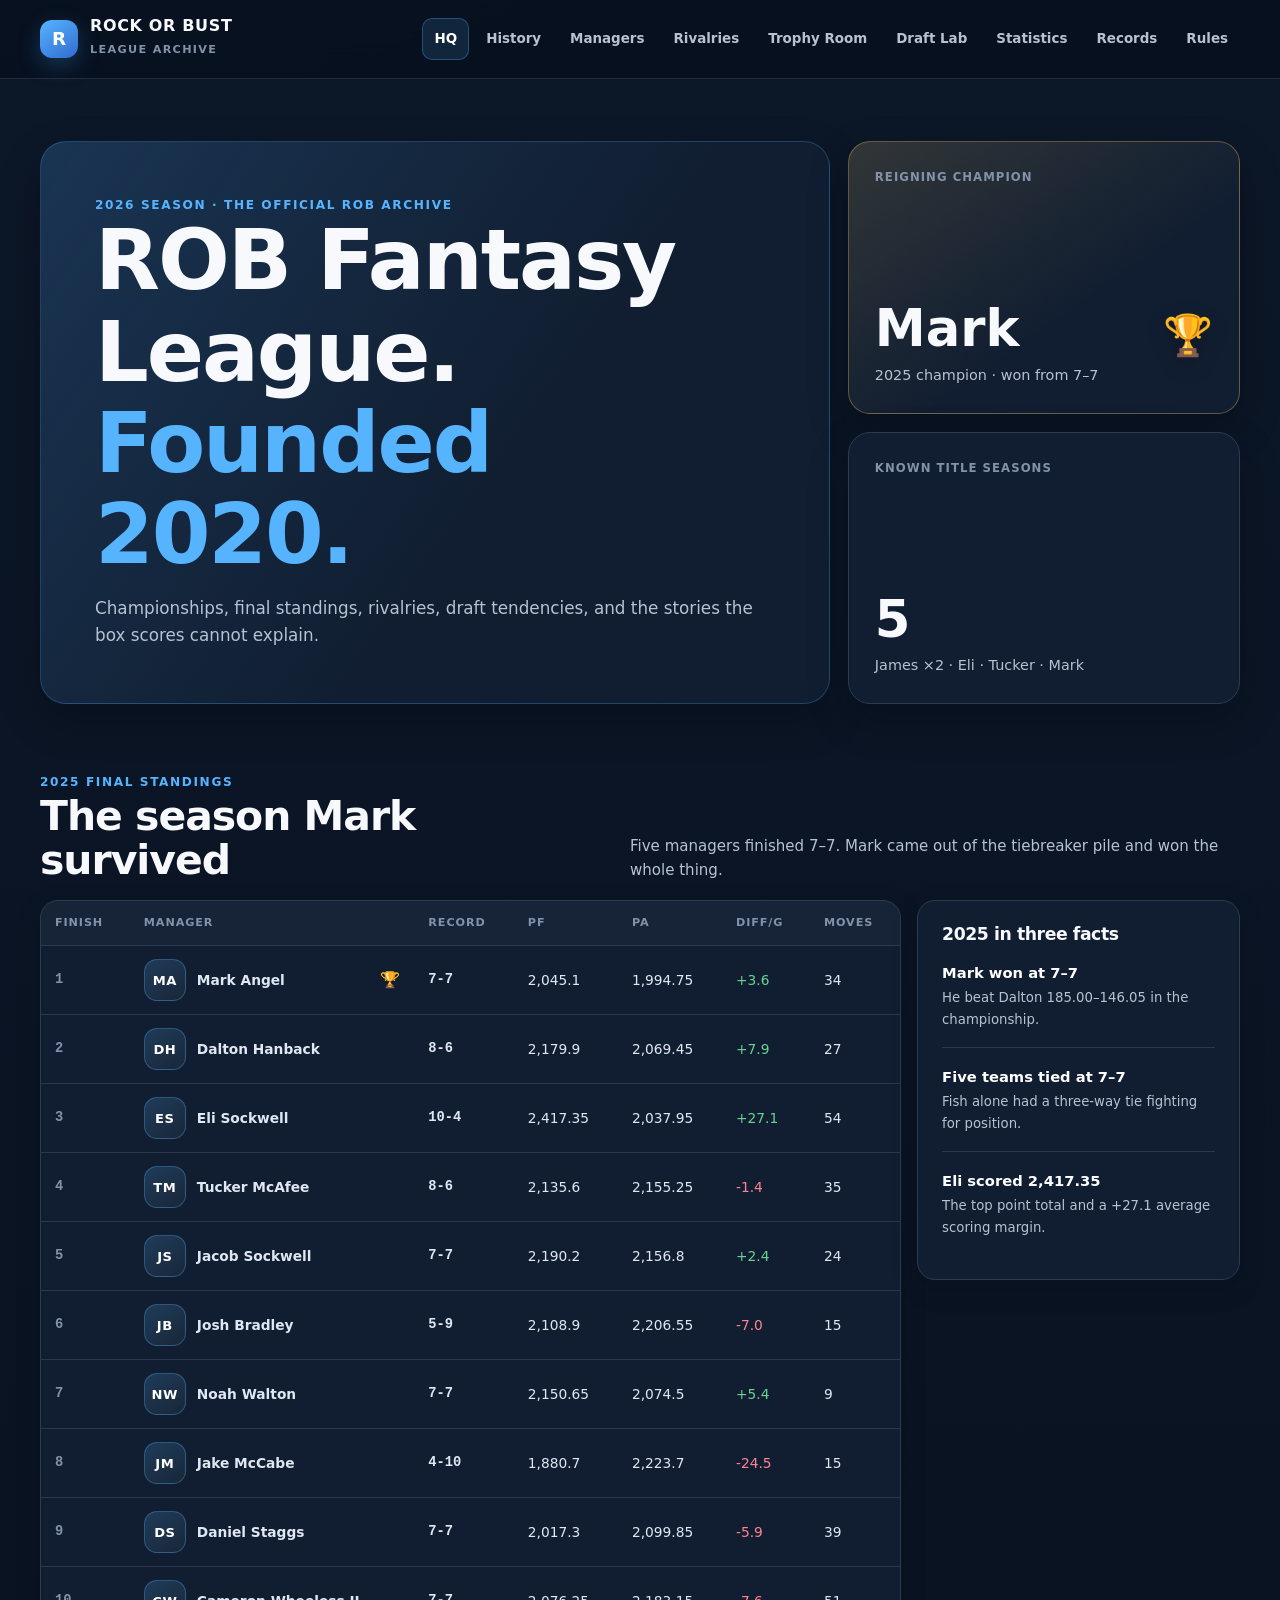
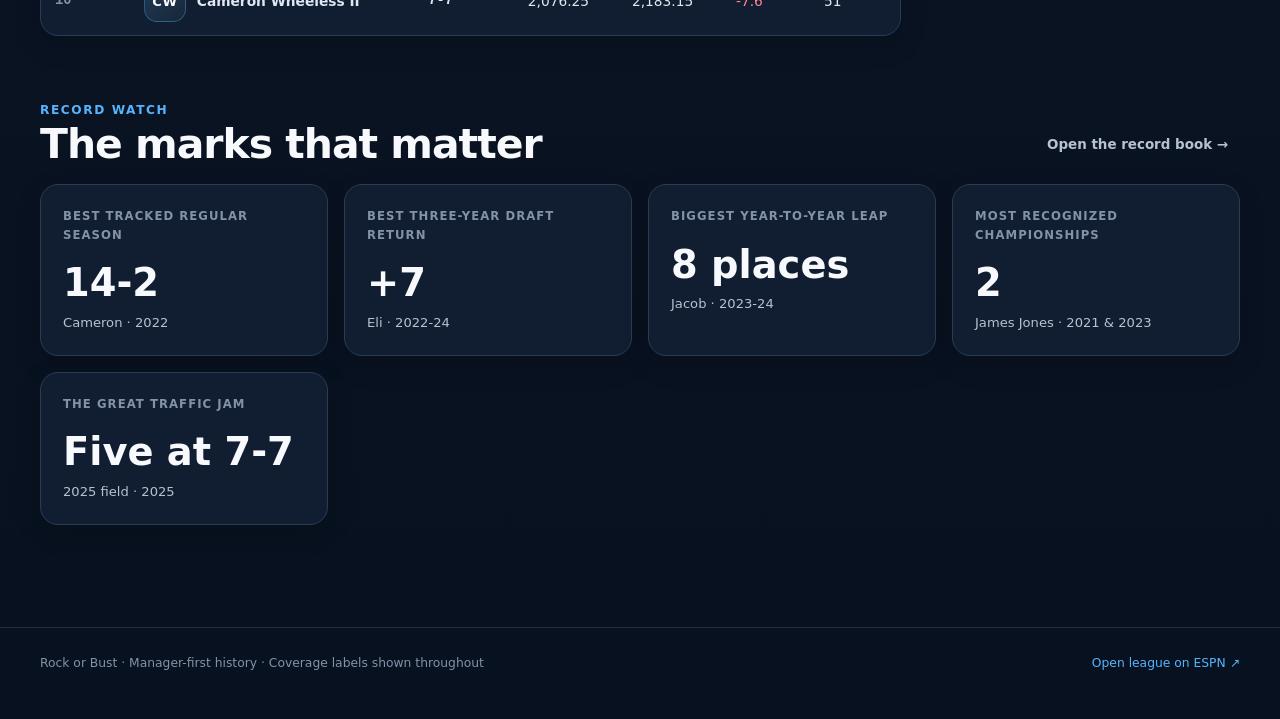
<file: docs/index.html>
<!doctype html>
<html lang="en">
<head>
  <meta charset="utf-8">
  <meta name="viewport" content="width=device-width, initial-scale=1">
  <meta name="description" content="Rock or Bust fantasy football league history, rivalries, champions, records, and draft analytics.">
  <meta name="theme-color" content="#0a0a0b">
  <title>Rock or Bust — League History</title>
  <link rel="icon" type="image/svg+xml" href="data:image/svg+xml,%3Csvg xmlns='http://www.w3.org/2000/svg' viewBox='0 0 64 64'%3E%3Crect width='64' height='64' rx='14' fill='%230a0a0b'/%3E%3Cpath d='M17 12h18c11 0 17 6 17 15 0 6-3 10-8 12l10 13H40L31 40h-2v12H17V12zm12 10v9h6c3 0 5-2 5-5s-2-4-5-4h-6z' fill='%23ef3e3e'/%3E%3C/svg%3E">
  <link rel="stylesheet" href="styles.css">
</head>
<body>
  <header class="masthead">
    <div class="shell masthead-inner">
      <a class="brand" href="#home" aria-label="Rock or Bust home">
        <span class="brand-mark" aria-hidden="true"></span>
        <span class="brand-copy"><strong>Rock or Bust</strong><small>League archive</small></span>
      </a>
      <nav class="nav" aria-label="League history">
        <button class="nav-link" data-route="home" aria-current="page">HQ</button>
        <button class="nav-link" data-route="history">History</button>
        <button class="nav-link" data-route="managers">Managers</button>
        <button class="nav-link" data-route="rivalries">Rivalries</button>
        <button class="nav-link" data-route="trophies">Trophy Room</button>
        <button class="nav-link" data-route="drafts">Draft Lab</button>
        <button class="nav-link" data-route="statistics">Statistics</button>
        <button class="nav-link" data-route="records">Records</button>
        <button class="nav-link" data-route="rules">Rules</button>
      </nav>
    </div>
  </header>

  <main class="shell" id="app" aria-live="polite">
    <div class="loading">Loading the league archive…</div>
  </main>

  <footer class="footer">
    <div class="shell footer-inner">
      <span>Rock or Bust · Manager-first history · Coverage labels shown throughout</span>
      <a href="https://fantasy.espn.com/football/league?leagueId=508419792" target="_blank" rel="noopener">Open league on ESPN ↗</a>
    </div>
  </footer>

  <script src="app.js" defer></script>
</body>
</html>
</file>
<file: docs/styles.css>
:root {
  --bg: #08111f;
  --bg-soft: #0c1728;
  --surface: #111e31;
  --surface-raised: #17263b;
  --surface-soft: #1d2d44;
  --line: #2a3c55;
  --line-soft: rgba(165, 190, 220, .16);
  --text: #f7f9fc;
  --muted: #b6c2d2;
  --muted-dim: #8292a8;
  --blue: #56b4ff;
  --blue-soft: rgba(86, 180, 255, .13);
  --gold: #f7c65b;
  --gold-soft: rgba(247, 198, 91, .14);
  --green: #68d391;
  --red: #ff8390;
  --fish: #62c8ed;
  --crabs: #ff8793;
  --radius: 18px;
  --shadow: 0 16px 42px rgba(0, 0, 0, .24);
  --max: 1200px;
}

* { box-sizing: border-box; }
html { scroll-behavior: smooth; }
body {
  margin: 0;
  min-height: 100vh;
  background:
    radial-gradient(900px 500px at 15% -10%, rgba(45, 126, 193, .22), transparent 65%),
    linear-gradient(180deg, var(--bg-soft), var(--bg));
  color: var(--text);
  font-family: Inter, ui-sans-serif, system-ui, -apple-system, BlinkMacSystemFont, "Segoe UI", sans-serif;
  font-size: 16px;
  line-height: 1.6;
}

button, select, input { font: inherit; }
button, a { -webkit-tap-highlight-color: transparent; }
a { color: inherit; }
.shell { width: min(var(--max), calc(100% - 40px)); margin: 0 auto; }

.masthead {
  position: sticky;
  top: 0;
  z-index: 20;
  border-bottom: 1px solid var(--line-soft);
  background: rgba(8, 17, 31, .92);
  backdrop-filter: blur(18px);
}

.masthead-inner {
  min-height: 78px;
  display: flex;
  align-items: center;
  gap: 28px;
}

.brand {
  display: inline-flex;
  align-items: center;
  gap: 12px;
  flex: 0 0 auto;
  text-decoration: none;
}

.brand-mark {
  width: 38px;
  height: 38px;
  border-radius: 12px;
  background: linear-gradient(145deg, var(--blue), #316bd1);
  box-shadow: 0 8px 22px rgba(55, 139, 212, .3);
  position: relative;
}

.brand-mark::after {
  content: "R";
  position: absolute;
  inset: 0;
  display: grid;
  place-items: center;
  color: #fff;
  font-size: 1.15rem;
  font-weight: 900;
}

.brand-copy strong {
  display: block;
  font-size: 1rem;
  font-weight: 900;
  letter-spacing: .04em;
  line-height: 1.05;
  text-transform: uppercase;
}

.brand-copy small {
  color: var(--muted-dim);
  font-size: .7rem;
  font-weight: 700;
  letter-spacing: .12em;
  text-transform: uppercase;
}

.nav {
  display: flex;
  gap: 5px;
  margin-left: auto;
  overflow-x: auto;
  scrollbar-width: none;
}
.nav::-webkit-scrollbar { display: none; }

.nav-link {
  border: 0;
  border-radius: 10px;
  padding: 10px 12px;
  background: transparent;
  color: var(--muted);
  cursor: pointer;
  font-size: .84rem;
  font-weight: 750;
  white-space: nowrap;
}

.nav-link:hover { color: #fff; background: rgba(255,255,255,.055); }
.nav-link[aria-current="page"] {
  color: #fff;
  background: var(--blue-soft);
  box-shadow: inset 0 0 0 1px rgba(86,180,255,.3);
}

main { min-height: 72vh; padding: 38px 0 72px; }
.view[hidden] { display: none; }

.eyebrow {
  color: var(--blue);
  font-size: .76rem;
  font-weight: 900;
  letter-spacing: .13em;
  text-transform: uppercase;
}

h1, h2, h3 {
  margin: 0;
  color: var(--text);
  font-weight: 900;
  line-height: 1.08;
  letter-spacing: -.025em;
}
h1 { max-width: 880px; font-size: clamp(2.5rem, 6.6vw, 5.7rem); }
h2 { font-size: clamp(1.75rem, 3.2vw, 2.75rem); }
h3 { font-size: 1.08rem; }
.dek { max-width: 720px; margin: 15px 0 0; color: var(--muted); font-size: 1.05rem; }

.view-head {
  display: flex;
  align-items: end;
  justify-content: space-between;
  gap: 28px;
  padding: 26px 0 34px;
}

.coverage-chip, .chip {
  display: inline-flex;
  align-items: center;
  gap: 8px;
  border: 1px solid var(--line);
  border-radius: 999px;
  padding: 8px 12px;
  background: rgba(255,255,255,.035);
  color: var(--muted);
  font-size: .74rem;
  font-weight: 800;
  text-transform: uppercase;
  white-space: nowrap;
}
.coverage-chip::before {
  content: "";
  width: 8px;
  height: 8px;
  border-radius: 50%;
  background: var(--green);
  box-shadow: 0 0 12px rgba(104,211,145,.6);
}

.hero {
  display: grid;
  grid-template-columns: 1.45fr .72fr;
  gap: 18px;
  padding: 24px 0 34px;
}

.hero-copy {
  min-height: 410px;
  display: flex;
  flex-direction: column;
  justify-content: flex-end;
  padding: clamp(28px, 5vw, 54px);
  overflow: hidden;
  border: 1px solid rgba(86,180,255,.24);
  border-radius: 26px;
  background:
    linear-gradient(125deg, rgba(54,132,202,.22), transparent 58%),
    var(--surface);
  box-shadow: var(--shadow);
}
.hero-copy h1 span { color: var(--blue); }
.hero-side { display: grid; gap: 18px; }

.stat-feature {
  min-height: 195px;
  display: flex;
  flex-direction: column;
  justify-content: space-between;
  padding: 26px;
  border: 1px solid var(--line);
  border-radius: 22px;
  background: var(--surface);
  box-shadow: var(--shadow);
}
.stat-feature strong { display: block; font-size: clamp(2.2rem, 4vw, 3.6rem); line-height: 1; }
.stat-feature p { margin: 9px 0 0; color: var(--muted); font-size: .9rem; }
.champion-feature { border-color: rgba(247,198,91,.34); background: linear-gradient(145deg, var(--gold-soft), transparent 60%), var(--surface); }
.hero-trophy { float: right; font-size: 2.5rem; filter: drop-shadow(0 7px 10px rgba(0,0,0,.2)); }

.section { padding: 30px 0; }
.section-head {
  display: flex;
  align-items: end;
  justify-content: space-between;
  gap: 24px;
  margin-bottom: 18px;
}
.section-head p { max-width: 610px; margin: 0; color: var(--muted); font-size: .94rem; }

.grid { display: grid; gap: 16px; }
.grid-4 { grid-template-columns: repeat(4, minmax(0,1fr)); }
.grid-3 { grid-template-columns: repeat(3, minmax(0,1fr)); }
.grid-2 { grid-template-columns: repeat(2, minmax(0,1fr)); }

.card {
  border: 1px solid var(--line);
  border-radius: var(--radius);
  background: var(--surface);
  box-shadow: 0 9px 28px rgba(0,0,0,.14);
}
.card-pad { padding: 24px; }
.card:hover { border-color: #3a5270; }

.metric { min-height: 145px; padding: 22px; }
.metric-label {
  display: block;
  color: var(--muted-dim);
  font-size: .73rem;
  font-weight: 900;
  letter-spacing: .09em;
  text-transform: uppercase;
}
.metric-value { display: block; margin-top: 20px; font-size: clamp(1.85rem,3vw,2.6rem); line-height: 1; }
.metric-note { display: block; margin-top: 9px; color: var(--muted); font-size: .82rem; }

.snapshot { display: grid; grid-template-columns: minmax(0,1.6fr) minmax(250px,.6fr); gap: 16px; align-items: start; }
.table-wrap { width: 100%; overflow-x: auto; -webkit-overflow-scrolling: touch; }
table { width: 100%; min-width: 700px; border-collapse: collapse; }
th {
  padding: 13px 14px;
  border-bottom: 1px solid var(--line);
  background: rgba(255,255,255,.022);
  color: var(--muted-dim);
  font-size: .7rem;
  font-weight: 900;
  letter-spacing: .08em;
  text-align: left;
  text-transform: uppercase;
}
td {
  padding: 13px 14px;
  border-bottom: 1px solid var(--line-soft);
  color: #dfe7f2;
  font-size: .86rem;
  white-space: nowrap;
}
tbody tr:last-child td { border-bottom: 0; }
tbody tr:hover { background: rgba(86,180,255,.035); }
.rank, .record { font-family: "SFMono-Regular", Consolas, ui-monospace, monospace; font-weight: 800; }
.rank { color: var(--muted-dim); }
.positive { color: var(--green); }
.negative { color: var(--red); }

.name-cell { display: flex; align-items: center; gap: 11px; min-width: 185px; }
.avatar {
  width: 42px;
  height: 42px;
  flex: 0 0 42px;
  display: inline-grid;
  place-items: center;
  border: 1px solid rgba(86,180,255,.32);
  border-radius: 13px;
  background: linear-gradient(145deg, rgba(86,180,255,.2), rgba(255,255,255,.04));
  color: #fff;
  font-size: .82rem;
  font-weight: 900;
  letter-spacing: .04em;
}
.avatar.large { width: 60px; height: 60px; flex-basis: 60px; border-radius: 18px; font-size: 1.1rem; }
.mini-trophy { margin-left: auto; font-size: 1rem; }

.division {
  display: inline-flex;
  align-items: center;
  gap: 7px;
  font-size: .76rem;
  font-weight: 850;
}
.division::before { content: ""; width: 7px; height: 7px; border-radius: 50%; background: currentColor; }
.division.fish { color: var(--fish); }
.division.crabs { color: var(--crabs); }

.story-list { list-style: none; margin: 0; padding: 0; }
.story-list li { padding: 17px 0; border-bottom: 1px solid var(--line-soft); }
.story-list li:last-child { border-bottom: 0; }
.story-list strong { display: block; color: #fff; font-size: .92rem; }
.story-list span { display: block; margin-top: 3px; color: var(--muted); font-size: .83rem; }

.timeline { display: grid; gap: 13px; }
.season-card { display: grid; grid-template-columns: 100px 1fr auto; gap: 22px; align-items: center; padding: 23px; }
.season-year { color: var(--blue); font-size: 2.05rem; font-weight: 950; letter-spacing: -.04em; }
.season-card p { margin: 8px 0 0; color: var(--muted); font-size: .88rem; }
.season-result { min-width: 155px; text-align: right; }
.season-result strong { display: block; color: var(--gold); }
.season-result span { color: var(--muted-dim); font-size: .77rem; }

.tag {
  display: inline-block;
  margin-top: 6px;
  border-radius: 6px;
  padding: 4px 8px;
  font-size: .68rem;
  font-weight: 900;
  letter-spacing: .08em;
  text-transform: uppercase;
}
.tag.verified, .tag.computed { color: var(--green); background: rgba(104,211,145,.12); }
.tag.partial, .tag.reported, .tag.reconstructed { color: var(--gold); background: var(--gold-soft); }
.tag.current { color: var(--blue); background: var(--blue-soft); }

.season-picker { display: flex; align-items: center; gap: 10px; color: var(--muted); font-size: .8rem; font-weight: 800; }
select {
  min-height: 46px;
  border: 1px solid var(--line);
  border-radius: 11px;
  background: var(--surface-raised);
  color: var(--text);
  padding: 0 13px;
}
select:focus, button:focus-visible { outline: 3px solid rgba(86,180,255,.38); outline-offset: 2px; }

.lore-card {
  position: relative;
  overflow: hidden;
  padding: clamp(28px,5vw,56px);
  background: linear-gradient(130deg, rgba(86,180,255,.17), transparent 60%), var(--surface);
}
.lore-card::after {
  content: "14–2";
  position: absolute;
  right: -12px;
  bottom: -42px;
  color: rgba(255,255,255,.035);
  font-size: clamp(7rem,18vw,14rem);
  font-weight: 950;
  line-height: 1;
}
.lore-card > * { position: relative; z-index: 1; }
.lore-card h2 { max-width: 830px; margin-top: 12px; font-size: clamp(2rem,5vw,4.5rem); }
.lore-card p { max-width: 820px; color: var(--muted); }
.lore-card blockquote {
  max-width: 850px;
  margin: 24px 0;
  padding: 18px 22px;
  border-left: 4px solid var(--gold);
  border-radius: 0 12px 12px 0;
  background: rgba(247,198,91,.08);
  color: #fff;
  font-size: clamp(1.12rem,2.2vw,1.55rem);
  font-weight: 850;
  line-height: 1.45;
}
.lore-footnote { font-size: .84rem; }
.tie-lore { background: linear-gradient(130deg, rgba(247,198,91,.13), transparent 60%), var(--surface); }
.tie-lore::after { content: "7–7"; }

.manager-card { padding: 21px; }
.manager-top { display: flex; align-items: center; gap: 14px; }
.manager-meta { margin-top: 4px; color: var(--muted-dim); font-size: .78rem; }
.manager-card p { min-height: 46px; margin: 17px 0 0; color: var(--muted); font-size: .84rem; }
.career-line {
  display: grid;
  grid-template-columns: auto 1fr;
  gap: 2px 10px;
  margin-top: 18px;
  padding: 14px;
  border: 1px solid var(--line-soft);
  border-radius: 12px;
  background: rgba(255,255,255,.025);
}
.career-line strong { color: #fff; font-family: "SFMono-Regular", Consolas, ui-monospace, monospace; font-size: .95rem; }
.career-line span { align-self: center; color: var(--muted-dim); font-size: .72rem; }
.manager-footer {
  display: flex;
  justify-content: space-between;
  align-items: center;
  gap: 12px;
  margin-top: 17px;
  padding-top: 14px;
  border-top: 1px solid var(--line-soft);
}
.manager-footer span { color: var(--muted-dim); font-size: .74rem; text-align: right; }
.title-trophies { color: var(--gold); font-size: .9rem; letter-spacing: 0; white-space: nowrap; }

.rivalry-layout { display: grid; grid-template-columns: minmax(260px,.7fr) minmax(0,1.3fr); gap: 16px; }
.controls { display: grid; gap: 13px; align-content: start; }
label { display: grid; gap: 7px; color: var(--muted); font-size: .79rem; font-weight: 800; }
.button {
  min-height: 48px;
  border: 1px solid #5abaff;
  border-radius: 11px;
  background: linear-gradient(180deg,#47aef9,#2678c2);
  color: #fff;
  padding: 0 17px;
  cursor: pointer;
  font-weight: 900;
}
.button:hover { filter: brightness(1.08); }
.rivalry-result { min-height: 325px; display: flex; flex-direction: column; justify-content: center; }
.versus { display: grid; grid-template-columns: 1fr auto 1fr; align-items: center; gap: 18px; }
.combatant:last-child { text-align: right; }
.combatant strong { display: block; font-size: clamp(1.55rem,3.8vw,2.6rem); line-height: 1.1; }
.combatant span { color: var(--muted); font-size: .8rem; }
.vs { color: var(--blue); font-size: .82rem; font-weight: 950; letter-spacing: .14em; }
.series-score { display: grid; grid-template-columns: repeat(3,1fr); gap: 10px; margin-top: 30px; }
.series-score div { padding: 15px; border: 1px solid var(--line-soft); border-radius: 11px; background: rgba(255,255,255,.025); text-align: center; }
.series-score strong { display: block; font-size: 1.2rem; }
.series-score span { color: var(--muted-dim); font-size: .69rem; font-weight: 800; text-transform: uppercase; }
.insight { margin: 24px 0 0; padding-left: 15px; border-left: 3px solid var(--blue); color: var(--muted); }
.empty-state { color: var(--muted); text-align: center; }
.meeting-list { display: grid; gap: 6px; margin-top: 21px; padding-top: 18px; border-top: 1px solid var(--line-soft); }
.meeting-list > strong { margin-bottom: 3px; color: var(--muted-dim); font-size: .72rem; letter-spacing: .08em; text-transform: uppercase; }
.meeting-list span { display: flex; justify-content: space-between; gap: 14px; color: var(--muted-dim); font-size: .75rem; }
.meeting-list b { color: var(--muted); font-weight: 700; text-align: right; }

.trophy-case { display: grid; grid-template-columns: repeat(auto-fit,minmax(215px,1fr)); gap: 16px; }
.trophy {
  position: relative;
  min-height: 390px;
  display: flex;
  flex-direction: column;
  align-items: flex-start;
  padding: 24px;
  overflow: hidden;
  background: linear-gradient(150deg, var(--gold-soft), transparent 55%), var(--surface);
  border-color: rgba(247,198,91,.3);
}
.trophy-year { color: var(--gold); font-size: .76rem; font-weight: 950; letter-spacing: .08em; }
.trophy-icon { align-self: center; margin: 26px 0 16px; font-size: 4.8rem; filter: drop-shadow(0 12px 10px rgba(0,0,0,.28)); }
.trophy .avatar { position: absolute; margin-top: 78px; align-self: center; transform: translate(43px,22px); border-color: rgba(247,198,91,.6); background: #24334a; }
.trophy h3 { margin-top: auto; font-size: 1.45rem; }
.trophy p { margin: 8px 0; color: var(--muted); font-size: .82rem; }
.champ-score { margin: 4px 0 8px; color: var(--gold); font-family: ui-monospace,monospace; font-weight: 900; }
.podium-note { margin-bottom: 10px; color: var(--muted-dim); font-size: .75rem; }

.honor-card { display: flex; align-items: center; gap: 22px; padding: 26px; }
.honor-icon { flex: 0 0 auto; font-size: 4rem; }
.honor-card h2 { margin-top: 6px; }
.honor-card p { margin: 8px 0 0; color: var(--muted); }

.record-card { min-height: 210px; display: flex; flex-direction: column; justify-content: space-between; padding: 22px; }
.record-card strong { display: block; margin-top: 24px; font-size: 2.45rem; line-height: 1; }
.record-card h3 { margin-top: 10px; }
.record-card p { margin: 6px 0 0; color: var(--muted); font-size: .82rem; }

.draft-bar { display: flex; align-items: center; gap: 12px; }
.draft-bar-track { width: 90px; height: 8px; border-radius: 5px; overflow: hidden; background: #08111f; }
.draft-bar-fill { display: block; height: 100%; background: var(--blue); }
.draft-bar-fill.negative { margin-left: auto; background: var(--red); }
.pick-list { color: var(--muted); font-size: .78rem; }
.explainer { display: grid; grid-template-columns: minmax(220px,.7fr) minmax(0,1.3fr); gap: 28px; align-items: center; margin-bottom: 18px; padding: 26px; background: linear-gradient(130deg, rgba(86,180,255,.13), transparent 65%), var(--surface); }
.explainer h2 { margin-top: 6px; }
.explainer p, .chart-intro, .data-note { margin: 0; color: var(--muted); font-size: .86rem; }
.explainer p strong { color: #fff; }
.data-note { margin-top: 14px; }

.stat-callouts { margin-bottom: 4px; }
.analytics-grid { display: grid; grid-template-columns: 1fr 1fr; gap: 16px; }
.analytics-grid h2 { margin-top: 7px; }
.chart-intro { margin-top: 9px; }
.bar-chart { display: grid; gap: 14px; margin-top: 24px; }
.bar-row { display: grid; grid-template-columns: 92px 1fr 52px 42px; gap: 10px; align-items: center; }
.bar-row > span { color: var(--muted); font-size: .75rem; }
.bar-row > strong { font-family: "SFMono-Regular", Consolas, ui-monospace, monospace; font-size: .78rem; text-align: right; }
.bar-row > small { color: var(--muted-dim); font-size: .68rem; text-align: right; }
.bar-track { height: 10px; overflow: hidden; border-radius: 999px; background: #08111f; }
.bar-track i { display: block; height: 100%; border-radius: inherit; background: linear-gradient(90deg, #2f83cc, var(--blue)); }
.career-chart .bar-row { grid-template-columns: 78px 1fr 76px; }
.career-chart .bar-row > strong { color: var(--muted); }

.coverage-row { display: grid; grid-template-columns: 1.2fr .75fr 2fr auto; gap: 16px; align-items: center; padding: 18px 20px; }
.coverage-row + .coverage-row { border-top: 1px solid var(--line-soft); }
.coverage-row strong { font-size: .88rem; }
.coverage-row span, .coverage-row p { margin: 0; color: var(--muted); font-size: .8rem; }

.rules-view { min-height: 68vh; }
.coming-soon { min-height: 390px; display: grid; place-items: center; align-content: center; gap: 18px; padding: 40px; text-align: center; }
.coming-icon { font-size: 5rem; }
.coming-soon h2 { max-width: 760px; font-size: clamp(2rem,5vw,4.2rem); }

.footer { border-top: 1px solid var(--line-soft); padding: 26px 0 46px; color: var(--muted-dim); font-size: .77rem; }
.footer-inner { display: flex; justify-content: space-between; gap: 20px; }
.footer a { color: var(--blue); text-decoration: none; }
.footer a:hover { text-decoration: underline; }
.loading, .error { padding: 80px 20px; text-align: center; color: var(--muted); }
.error { color: var(--red); }

@media (max-width: 980px) {
  .masthead-inner { align-items: flex-start; flex-direction: column; gap: 12px; padding: 16px 0 12px; }
  .nav { width: 100%; margin: 0; }
  .hero, .snapshot, .rivalry-layout { grid-template-columns: 1fr; }
  .analytics-grid { grid-template-columns: 1fr; }
  .hero-side { grid-template-columns: 1fr 1fr; }
  .grid-4 { grid-template-columns: repeat(2,1fr); }
  .grid-3 { grid-template-columns: repeat(2,1fr); }
}

@media (max-width: 650px) {
  body { font-size: 15px; }
  .shell { width: min(100% - 24px,var(--max)); }
  main { padding: 20px 0 52px; }
  .brand-mark { width: 34px; height: 34px; }
  .nav-link { padding: 9px 10px; font-size: .79rem; }
  .hero { padding-top: 10px; }
  .hero-copy { min-height: 345px; padding: 26px; border-radius: 20px; }
  .hero-side, .grid-2, .grid-3, .grid-4 { grid-template-columns: 1fr; }
  .view-head, .section-head { align-items: flex-start; flex-direction: column; }
  .view-head { padding-top: 16px; }
  .season-card { grid-template-columns: 68px 1fr; gap: 13px; padding: 18px; }
  .season-result { grid-column: 2; text-align: left; }
  .coverage-row { grid-template-columns: 1fr auto; }
  .coverage-row p { grid-column: 1 / -1; }
  .versus { gap: 8px; }
  .combatant strong { font-size: 1.3rem; }
  .series-score { grid-template-columns: 1fr; }
  .manager-footer { align-items: flex-start; flex-direction: column; }
  .manager-footer span { text-align: left; }
  .honor-card { align-items: flex-start; flex-direction: column; }
  .explainer { grid-template-columns: 1fr; }
  .bar-row { grid-template-columns: 78px 1fr 45px; }
  .bar-row > small { display: none; }
  .career-chart .bar-row { grid-template-columns: 66px 1fr 70px; }
  .lore-card blockquote { padding: 15px 17px; }
  .footer-inner { flex-direction: column; }
  th, td { padding: 12px 10px; }
}

@media (prefers-reduced-motion: reduce) {
  *, *::before, *::after { scroll-behavior: auto !important; transition: none !important; }
}
</file>
